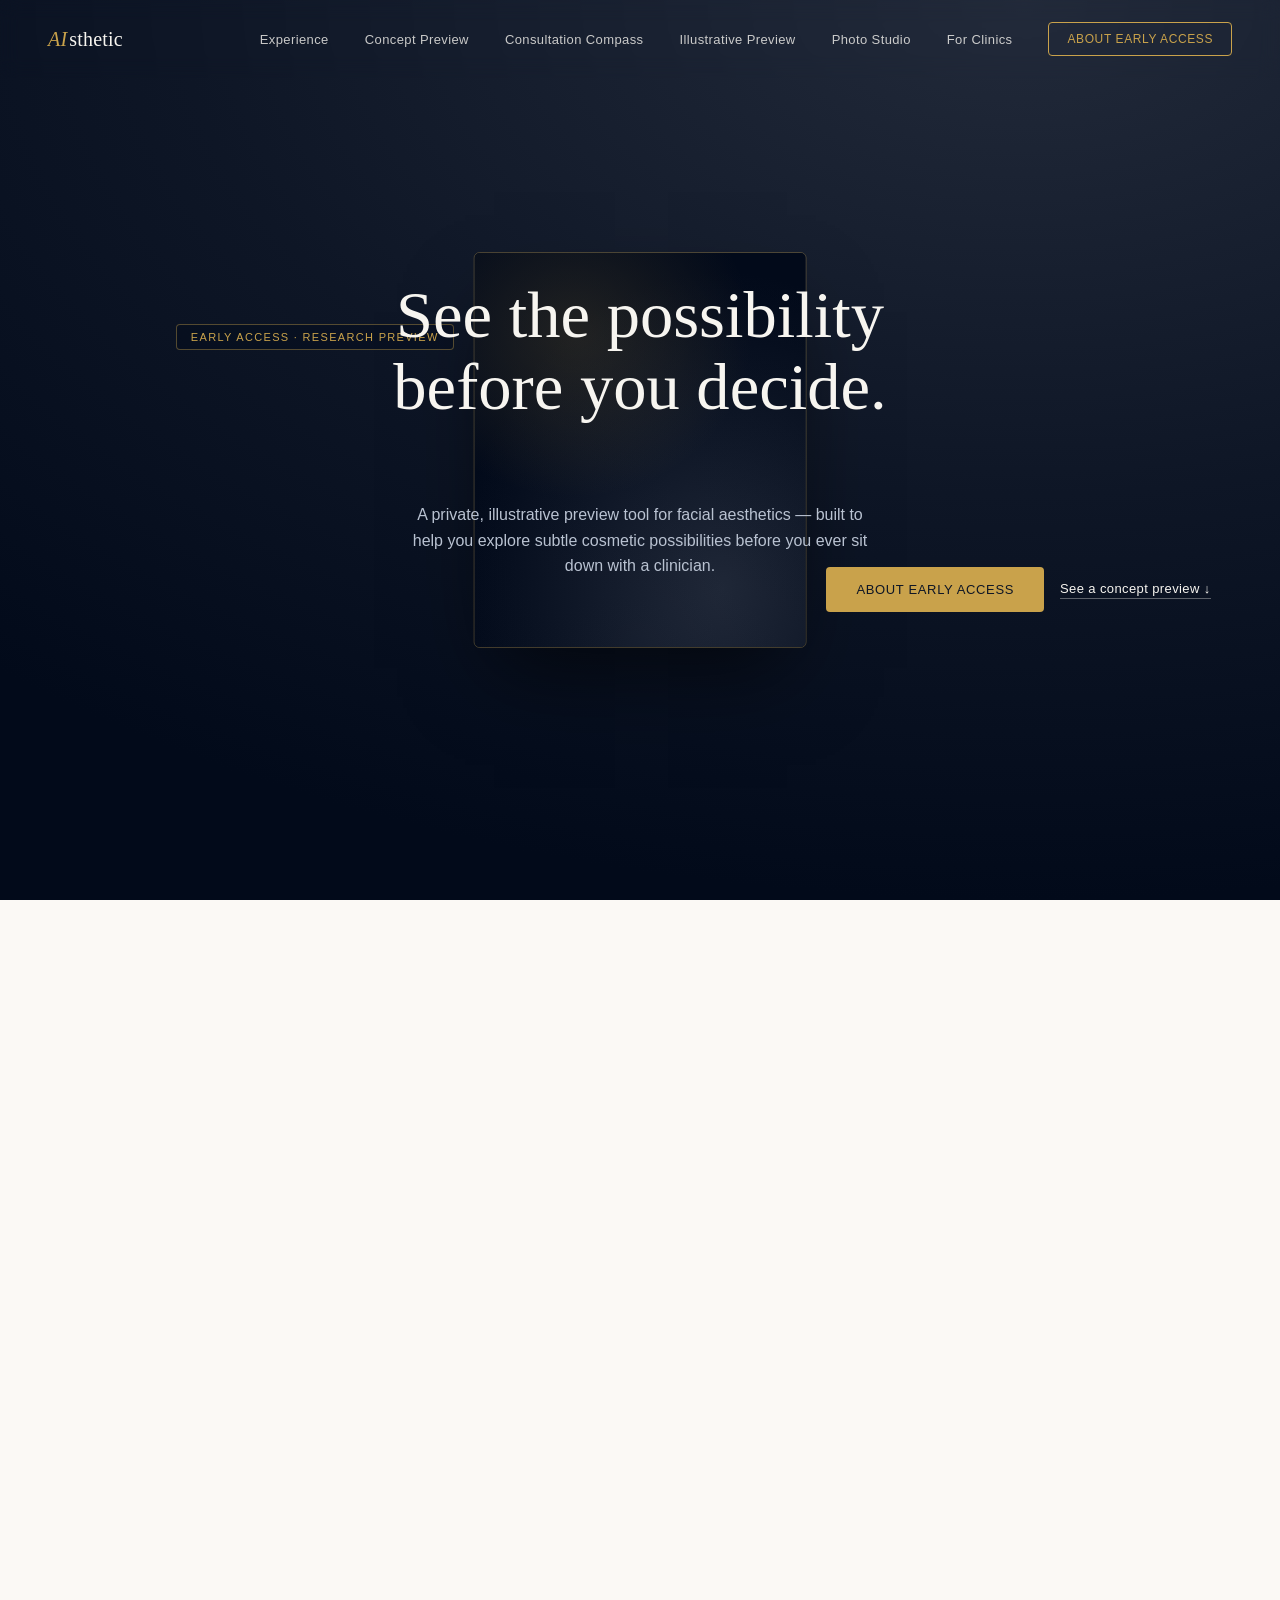
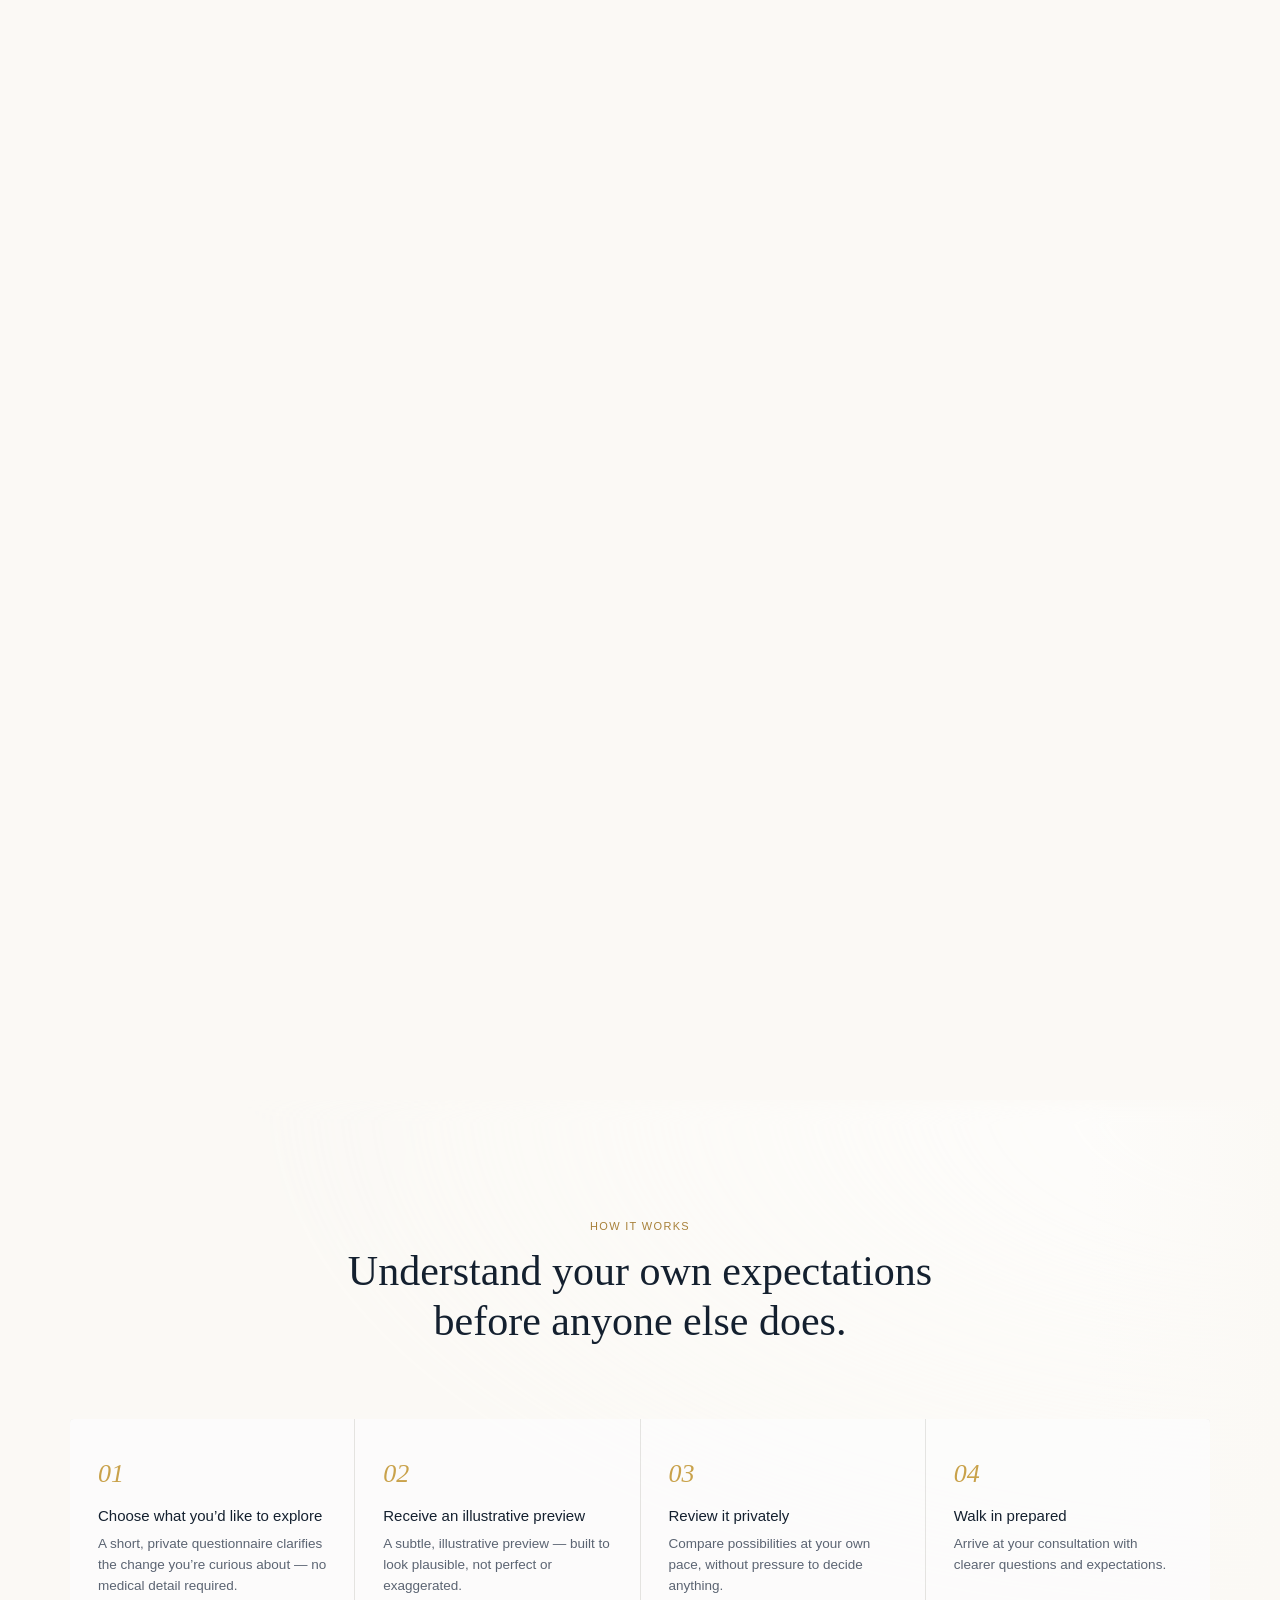
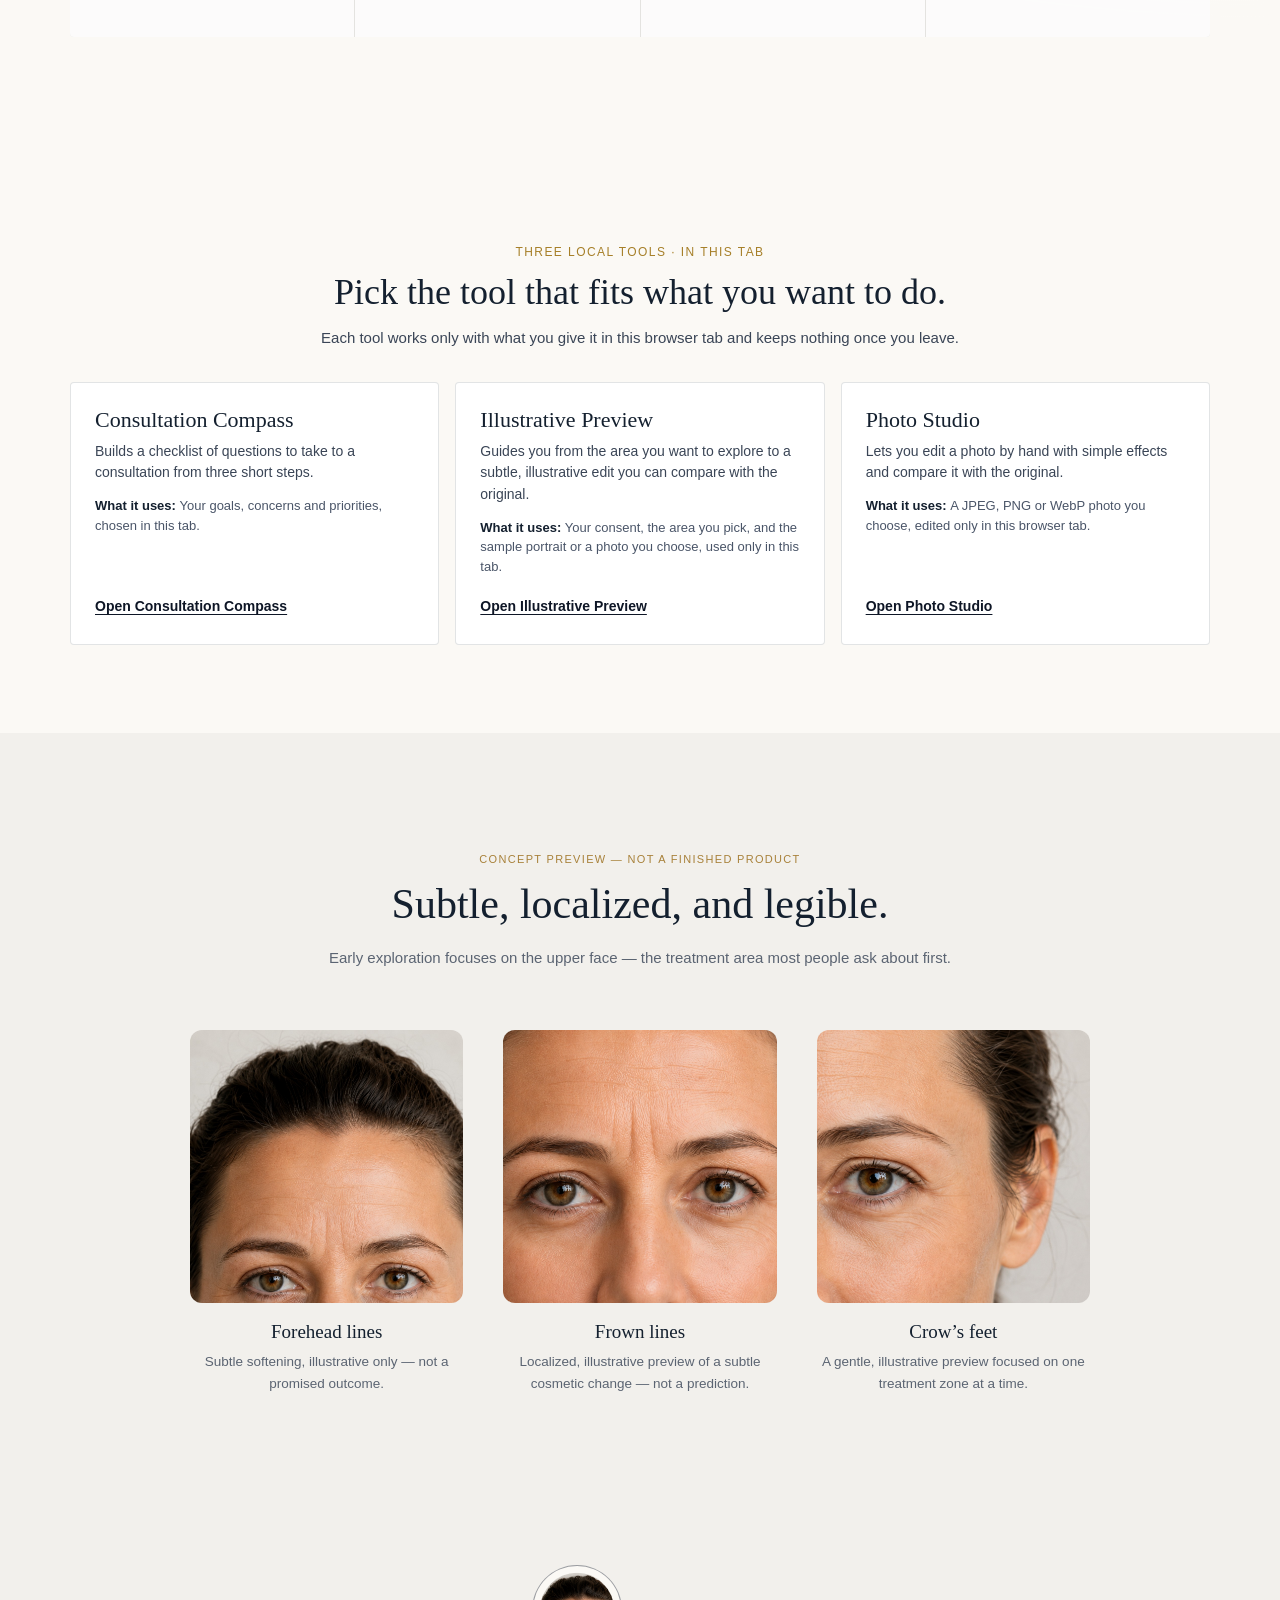
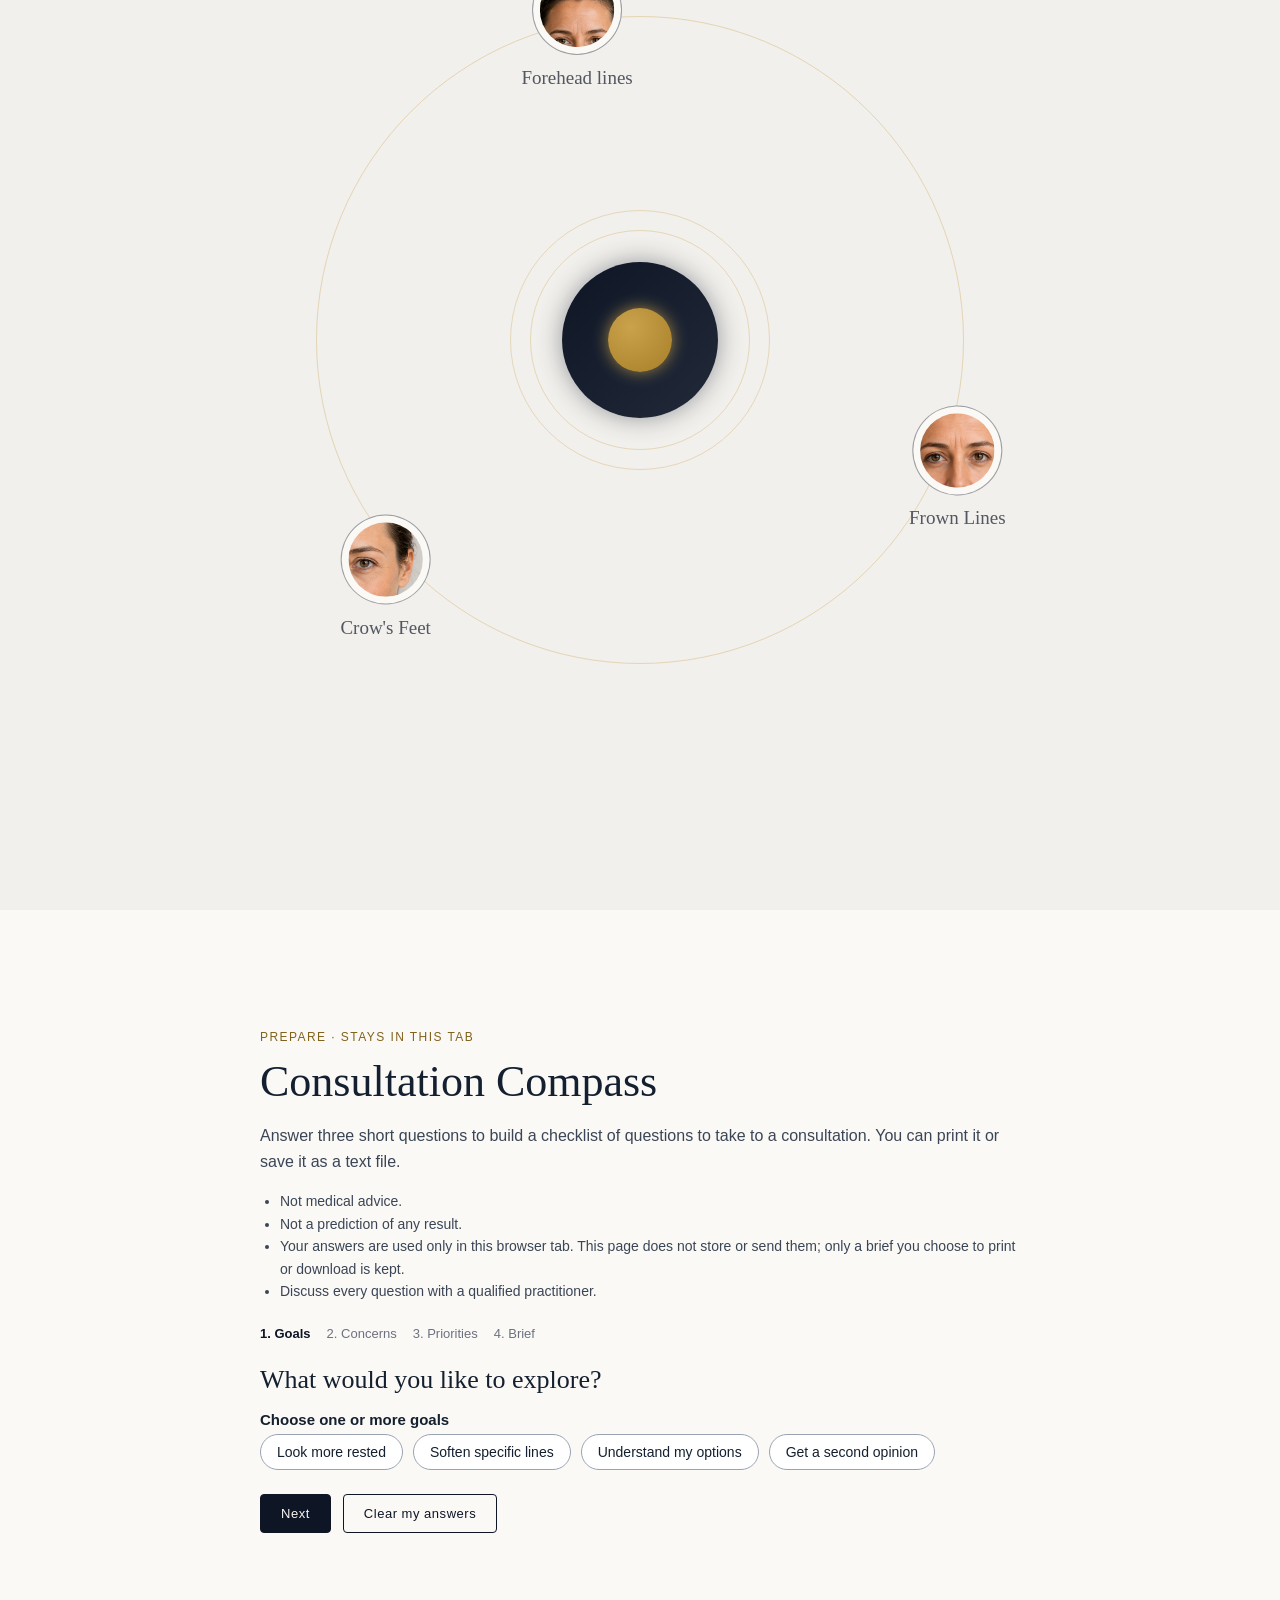
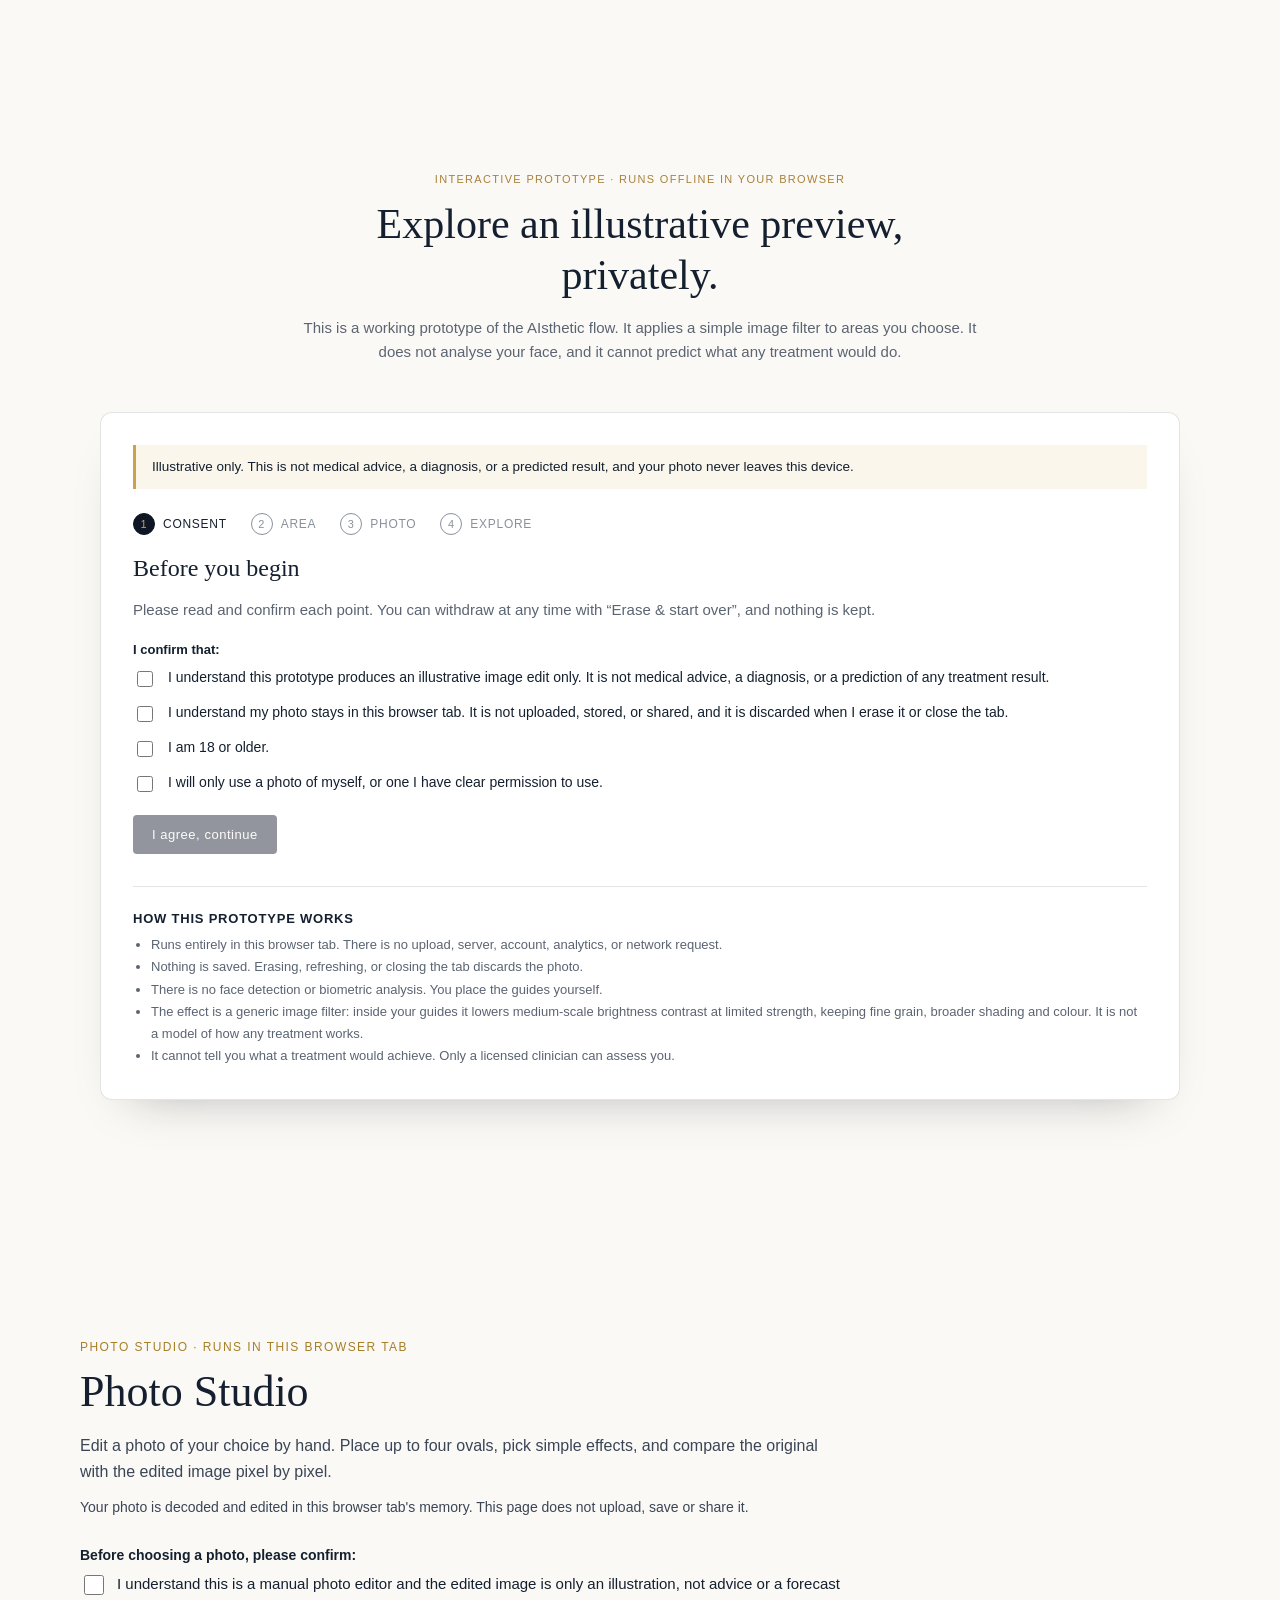
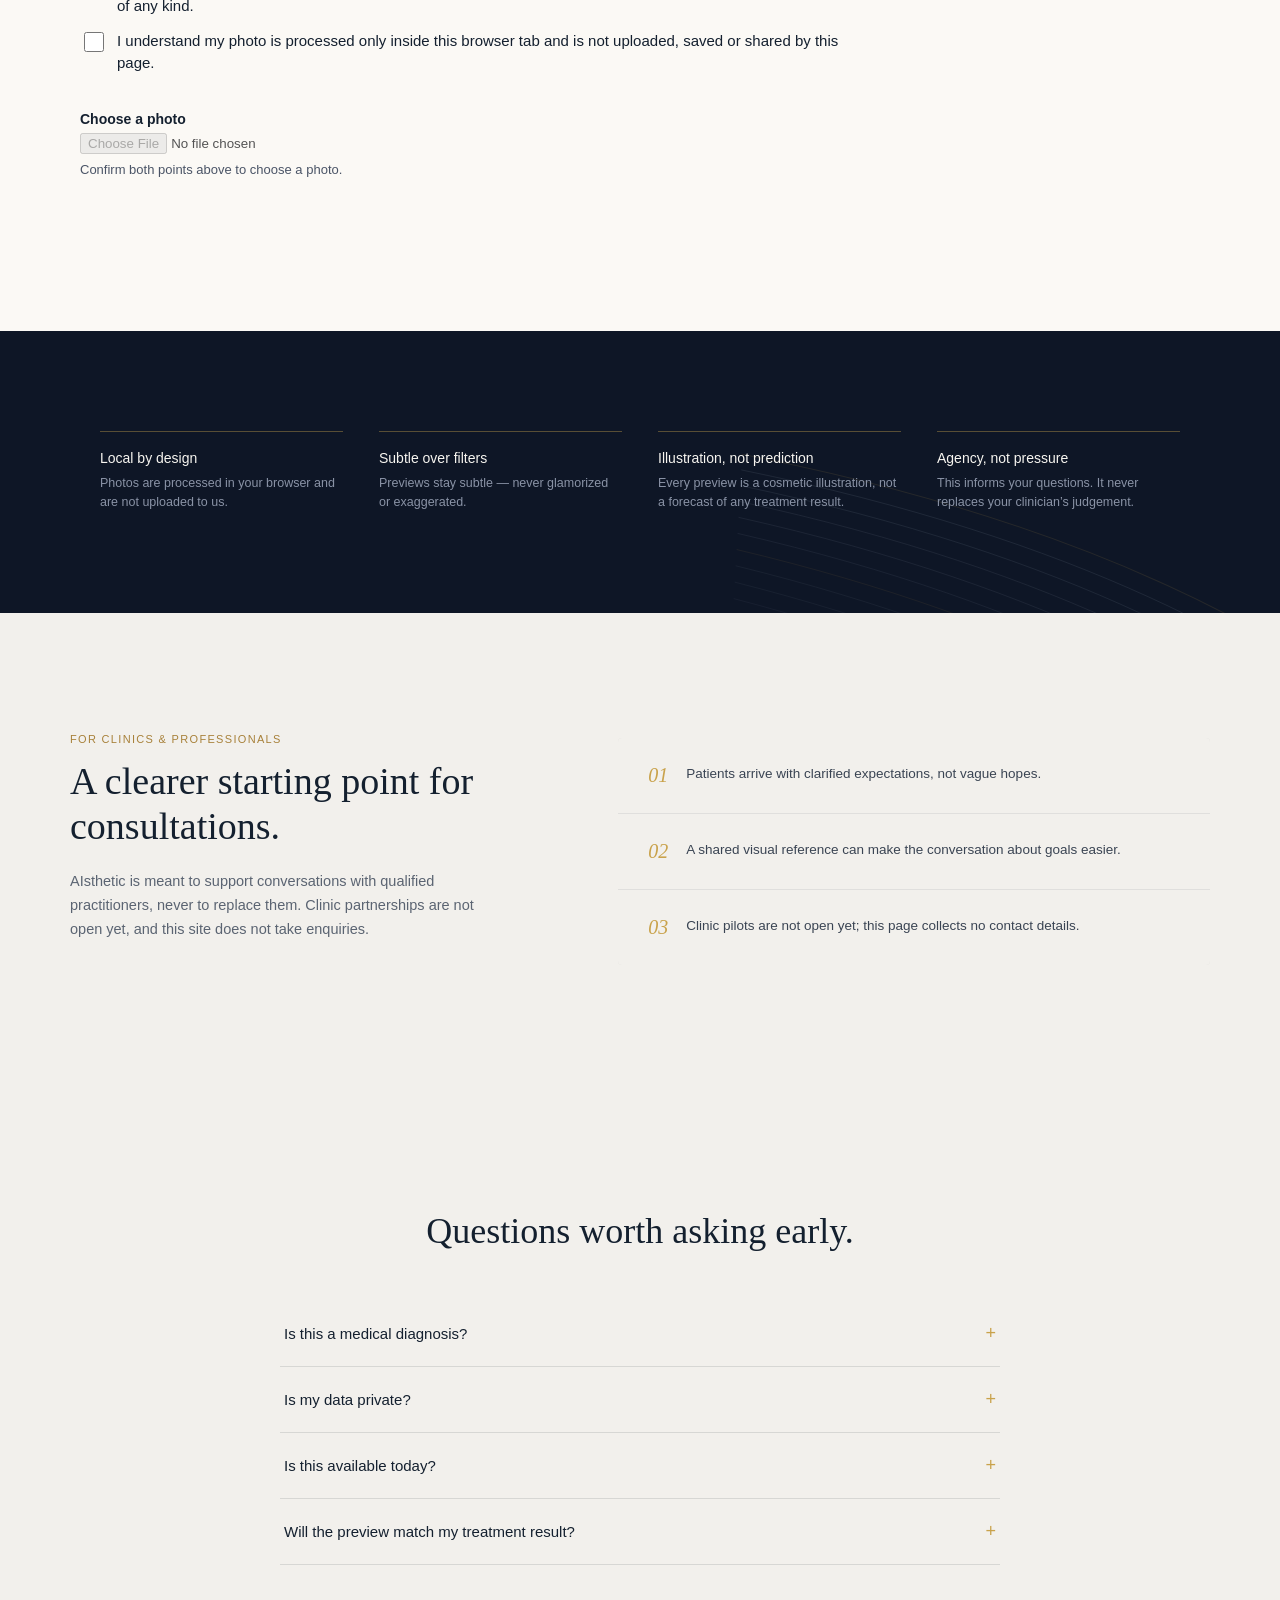
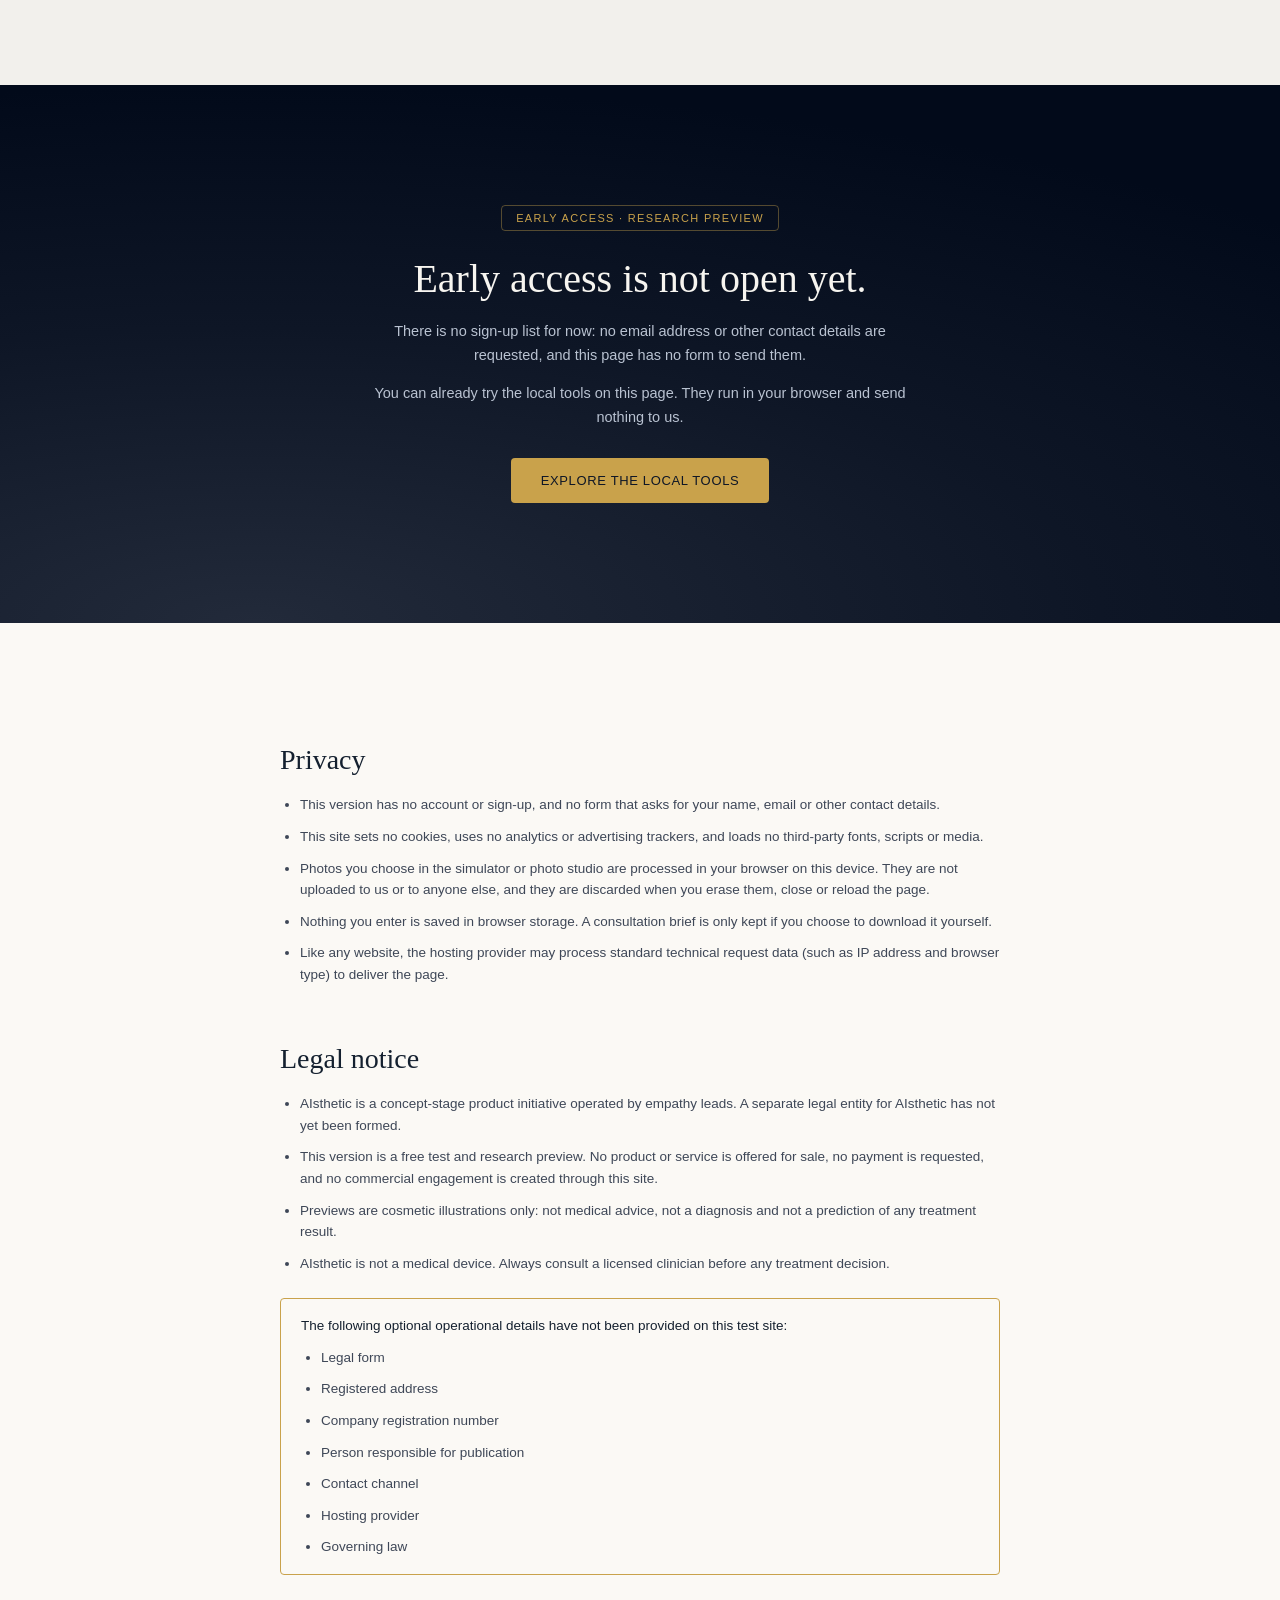
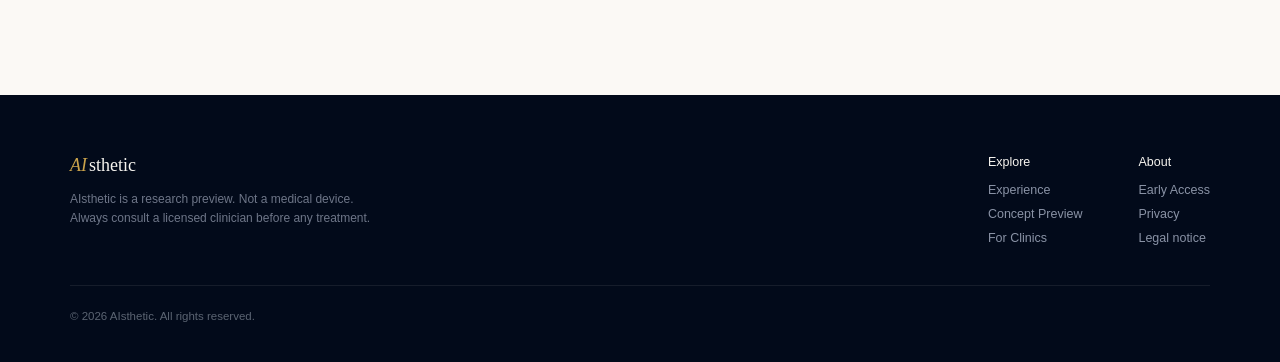
<file: index.html>
<!doctype html>
<html lang="en">
  <head>
    <meta charset="UTF-8" />
    <meta name="viewport" content="width=device-width, initial-scale=1.0" />
    <!-- No web fonts or other third-party resources: the page uses locally installed fonts only. -->
    <title>AIsthetic — See the possibility before you decide</title>
    <script type="module" crossorigin src="./assets/main-TJpAT1b1.js"></script>
    <link rel="modulepreload" crossorigin href="./assets/index-CHznjPgM.js">
    <link rel="stylesheet" crossorigin href="./assets/index-D8ed8piM.css">
  </head>
  <body>
    <a href="#main-content" class="aisthetic-skip-link">Skip to main content</a>
    <div id="root"></div>
  </body>
</html>
</file>
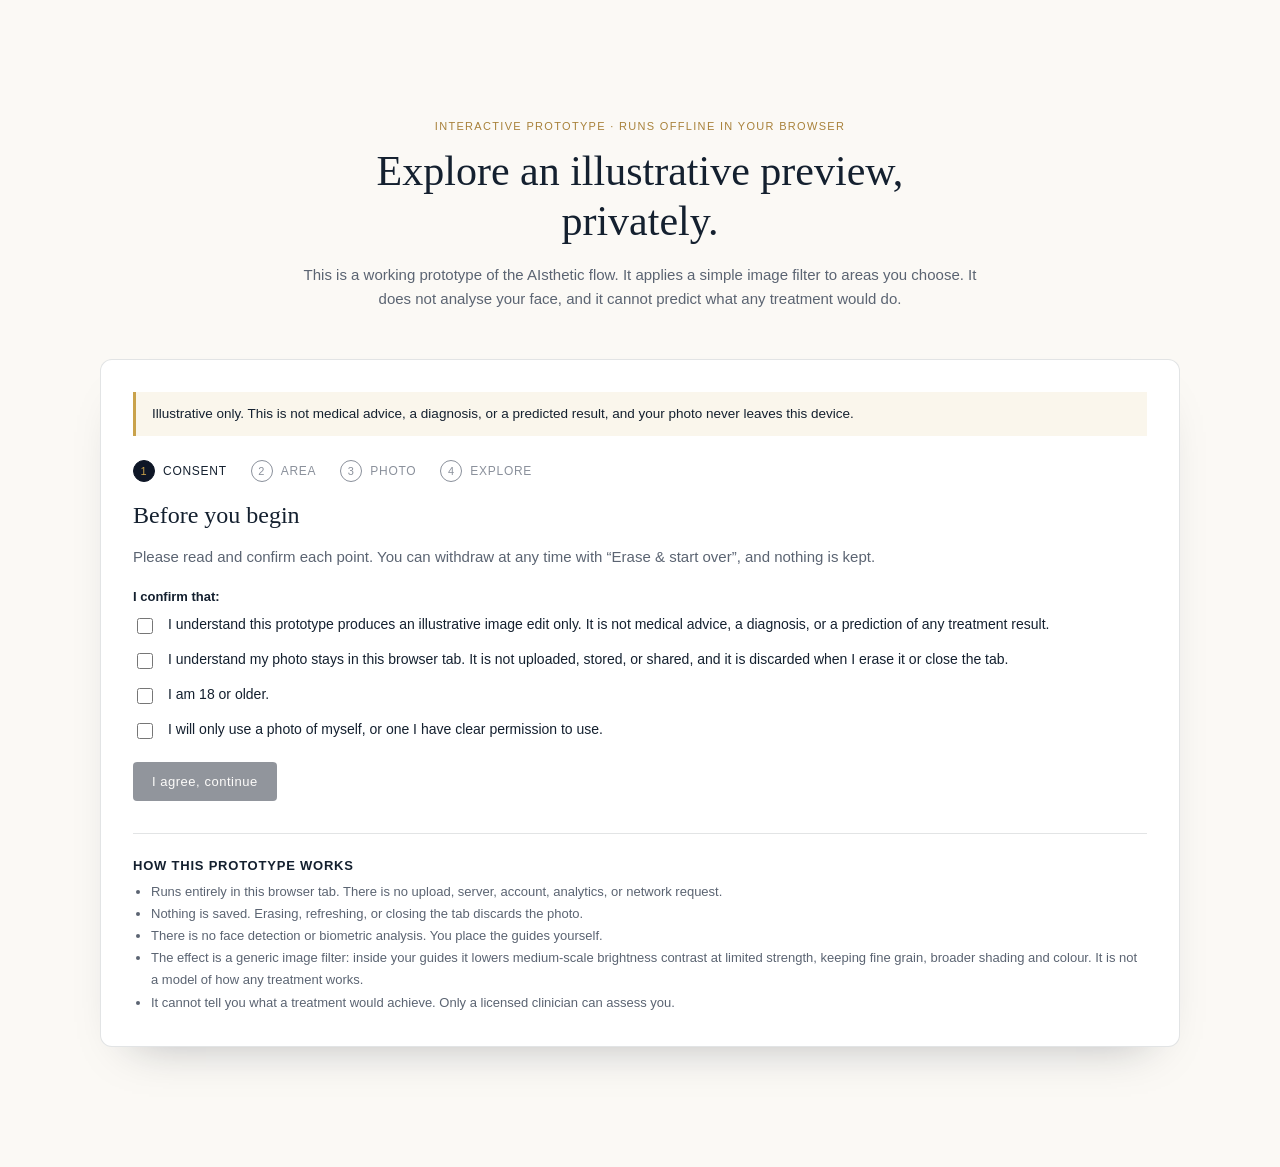
<file: simulator.html>
<!doctype html>
<html lang="en">
  <head>
    <meta charset="UTF-8" />
    <meta name="viewport" content="width=device-width, initial-scale=1.0" />
    <!-- Standalone, fully offline prototype page: no web fonts or third-party resources. -->
    <title>AIsthetic — Offline simulation prototype</title>
    <script type="module" crossorigin src="./assets/simulator-ChyiOUrM.js"></script>
    <link rel="modulepreload" crossorigin href="./assets/index-CHznjPgM.js">
    <link rel="stylesheet" crossorigin href="./assets/index-D8ed8piM.css">
  </head>
  <body>
    <div id="root"></div>
  </body>
</html>
</file>
<file: assets/index-D8ed8piM.css>
.aisthetic-sim{background:#fbf9f5;padding:120px 48px;color:#14202f;scroll-margin-top:72px}.aisthetic-sim-header{max-width:680px;margin:0 auto 48px;text-align:center}.aisthetic-sim-eyebrow{font-size:11px;letter-spacing:.12em;color:#a8813a;text-transform:uppercase;margin-bottom:14px}.aisthetic-sim-title{font-family:Newsreader,serif;font-weight:400;font-size:clamp(28px,3.4vw,42px);line-height:1.2;margin:0 0 16px}.aisthetic-sim-intro,.aisthetic-sim-lead,.aisthetic-sim-help{font-size:15px;line-height:1.6;color:#5b6472;margin:0}.aisthetic-sim-shell{max-width:1080px;margin:0 auto;background:#fff;border:1px solid rgba(20,32,47,.12);border-radius:12px;padding:32px;box-shadow:0 24px 48px -32px #0e162659}.aisthetic-sim-banner{margin:0 0 24px;padding:12px 16px;border-left:3px solid #c9a24b;background:#c9a24b1a;font-size:13.5px;line-height:1.5;color:#14202f}.aisthetic-sim-steps{display:flex;gap:24px;list-style:none;padding:0;margin:0 0 20px;font-size:12px;letter-spacing:.06em;text-transform:uppercase;color:#8a909b}.aisthetic-sim-steps li{display:flex;align-items:center;gap:8px}.aisthetic-sim-steps li.is-reached{color:#14202f}.aisthetic-sim-step-num{display:inline-flex;align-items:center;justify-content:center;width:22px;height:22px;border-radius:50%;border:1px solid currentColor;font-size:11px}.aisthetic-sim-steps li[aria-current=step] .aisthetic-sim-step-num{background:#0e1626;border-color:#0e1626;color:#c9a24b}.aisthetic-sim-step-title{font-family:Newsreader,serif;font-weight:400;font-size:24px;margin:0 0 16px}.aisthetic-sim-step-title:focus{outline:none}.aisthetic-sim-panel{display:grid;gap:20px}.aisthetic-sim-fieldset{border:none;padding:0;margin:0;display:grid;gap:12px}.aisthetic-sim-fieldset legend{font-size:13px;font-weight:600;margin-bottom:10px;padding:0}.aisthetic-sim-check{display:flex;gap:12px;align-items:flex-start;font-size:14px;line-height:1.55;cursor:pointer}.aisthetic-sim-check input{margin-top:4px;width:16px;height:16px;flex-shrink:0;accent-color:#a8813a}.aisthetic-sim-check strong{display:block;font-weight:500}.aisthetic-sim-check small,.aisthetic-sim-range small{display:block;font-size:12px;color:#5b6472;line-height:1.5}.aisthetic-sim-btn{display:inline-flex;align-items:center;justify-content:center;gap:8px;padding:11px 18px;border-radius:4px;border:1px solid transparent;font-size:13px;letter-spacing:.04em;font-weight:500;cursor:pointer;background:none;transition:background .2s ease,color .2s ease,border-color .2s ease}.aisthetic-sim-btn:focus-visible,.aisthetic-sim-btn:focus-within,.aisthetic-sim-modes button:focus-visible{outline:2px solid #a8813a;outline-offset:2px}.aisthetic-sim-btn:disabled,.aisthetic-sim-btn.is-disabled{opacity:.45;cursor:not-allowed}.aisthetic-sim-btn--primary{background:#0e1626;color:#fbf9f5;justify-self:start}.aisthetic-sim-btn--primary:not(:disabled):hover{background:#222a3a}.aisthetic-sim-btn--ghost{border-color:#14202f4d;color:#14202f}.aisthetic-sim-btn--ghost:not(.is-disabled):hover{border-color:#a8813a}.aisthetic-sim-btn--danger{border-color:#a0342873;color:#8f2e22}.aisthetic-sim-btn--danger:hover{background:#a0342812}.aisthetic-sim-btn--text{padding:6px 0;color:#5b6472;justify-self:start;text-decoration:underline;text-underline-offset:3px}.aisthetic-sim-sources{display:grid;grid-template-columns:repeat(2,minmax(0,1fr));gap:16px}.aisthetic-sim-source{display:flex;gap:16px;padding:20px;border:1px solid rgba(20,32,47,.14);border-radius:8px;background:#fbf9f5}.aisthetic-sim-source p{margin:4px 0 14px;font-size:13px;line-height:1.5;color:#5b6472}.aisthetic-sim-source-title,.aisthetic-sim-tips-title{font-weight:600;font-size:14px}.aisthetic-sim-source-thumb{width:96px;height:120px;object-fit:cover;border-radius:6px;flex-shrink:0}.aisthetic-sim-tips ul,.aisthetic-sim-questions ul,.aisthetic-sim-transparency ul{margin:8px 0 0;padding-left:18px;font-size:13px;line-height:1.7;color:#5b6472}.aisthetic-sim-status{min-height:1.4em;font-size:13px;color:#5b6472}.aisthetic-sim-error{margin:12px 0 0;font-size:13px;color:#8f2e22}.aisthetic-sim-result-notice{margin:12px 0 0;padding:10px 14px;border-left:3px solid #c9a24b;background:#c9a24b1a;font-size:13px;line-height:1.5;color:#14202f}.aisthetic-sim-studio{display:grid;grid-template-columns:minmax(0,1.35fr) minmax(0,1fr);gap:32px;align-items:start}.aisthetic-sim-modes{display:inline-flex;border:1px solid rgba(20,32,47,.2);border-radius:999px;padding:3px;margin-bottom:12px}.aisthetic-sim-modes button{border:none;background:none;padding:8px 16px;border-radius:999px;font-size:13px;cursor:pointer;color:#5b6472}.aisthetic-sim-modes button[aria-pressed=true]{background:#0e1626;color:#fbf9f5}.aisthetic-sim-help{font-size:13px;margin-bottom:14px}.aisthetic-sim-stage{position:relative;width:100%;margin:0 auto;border-radius:8px;overflow:hidden;background:#0e1626;-webkit-user-select:none;user-select:none}.aisthetic-sim-canvas{display:block;width:100%;height:100%}.aisthetic-sim-overlay{position:absolute;top:0;right:0;bottom:0;left:0;width:100%;height:100%}.aisthetic-sim-guide{fill:#c9a24b24;stroke:#c9a24b;stroke-width:2;stroke-dasharray:6 4;vector-effect:non-scaling-stroke;cursor:grab;touch-action:none;outline:none}.aisthetic-sim-guide:active{cursor:grabbing}.aisthetic-sim-guide:focus-visible{stroke:#fbf9f5;stroke-width:3;fill:#c9a24b47}.aisthetic-sim-guide--selected{stroke-dasharray:none}.aisthetic-sim-guide-dot{fill:#c9a24b;pointer-events:none}.aisthetic-sim-compare-after{position:absolute;top:0;right:0;bottom:0;left:0}.aisthetic-sim-compare-divider{position:absolute;top:0;bottom:0;width:2px;margin-left:-1px;background:#c9a24b;pointer-events:none}.aisthetic-sim-tag{position:absolute;top:12px;padding:4px 10px;border-radius:999px;font-size:11px;letter-spacing:.08em;text-transform:uppercase;background:#0e1626b8;color:#fbf9f5;pointer-events:none}.aisthetic-sim-tag--left{left:12px}.aisthetic-sim-tag--right{right:12px;color:#c9a24b}.aisthetic-sim-controls{display:grid;gap:24px}.aisthetic-sim-range{display:grid;gap:8px;font-size:13px;font-weight:600}.aisthetic-sim-range-head{display:flex;justify-content:space-between;gap:12px}.aisthetic-sim-range output{font-weight:400;color:#a8813a;font-variant-numeric:tabular-nums}.aisthetic-sim-range input{width:100%;accent-color:#a8813a}.aisthetic-sim-guide-pick{font-size:13px;font-weight:600}.aisthetic-sim-guide-size select{width:100%;min-height:44px;padding:8px 10px;border:1px solid #d8d2c6;border-radius:6px;background:#fff;font:inherit;font-size:14px}.aisthetic-sim-guide-size select:focus-visible{outline:2px solid #a8813a;outline-offset:2px}.aisthetic-sim-range--compare{margin-top:12px}.aisthetic-sim-actions{display:flex;flex-wrap:wrap;gap:10px}.aisthetic-sim-questions{padding:16px 18px;border-radius:8px;background:#f2f0ec}.aisthetic-sim-transparency{margin-top:32px;padding-top:24px;border-top:1px solid rgba(20,32,47,.12)}.aisthetic-sim-transparency h3{margin:0;font-size:13px;font-weight:600;letter-spacing:.06em;text-transform:uppercase}.aisthetic-sim-visually-hidden{position:absolute;width:1px;height:1px;padding:0;margin:-1px;overflow:hidden;clip:rect(0,0,0,0);white-space:nowrap;border:0}@media (max-width: 900px){.aisthetic-sim{padding:96px 20px}.aisthetic-sim-shell{padding:20px}.aisthetic-sim-steps{display:grid;grid-template-columns:repeat(2,minmax(0,1fr));gap:10px 16px}.aisthetic-sim-studio,.aisthetic-sim-sources{grid-template-columns:minmax(0,1fr)}}@media (prefers-reduced-motion: reduce){.aisthetic-sim-btn{transition:none}}*{box-sizing:border-box}.aisthetic-skip-link{position:absolute;top:-100%;left:0;z-index:100;padding:10px 16px;background:#14202f;color:#f7f5f0;font-size:14px;font-weight:500;border-radius:0 0 4px 4px;transition:top .15s ease}.aisthetic-skip-link:focus{top:0;outline:2px solid #c9a24b;outline-offset:2px}body{margin:0;background:#fbf9f5;font-family:IBM Plex Sans,sans-serif}a{color:#c9a24b;text-decoration:none}a:hover{color:#a8813a}input,button,textarea,select{font-family:IBM Plex Sans,sans-serif}button{font:inherit}.image-placeholder{width:100%;height:100%;display:flex;align-items:center;justify-content:center;text-align:center;padding:16px;background:linear-gradient(135deg,#c9a24b1f,#0e16260f);border:1px dashed rgba(20,32,47,.25);color:#5b6472;font-size:12px;letter-spacing:.03em}
</file>
